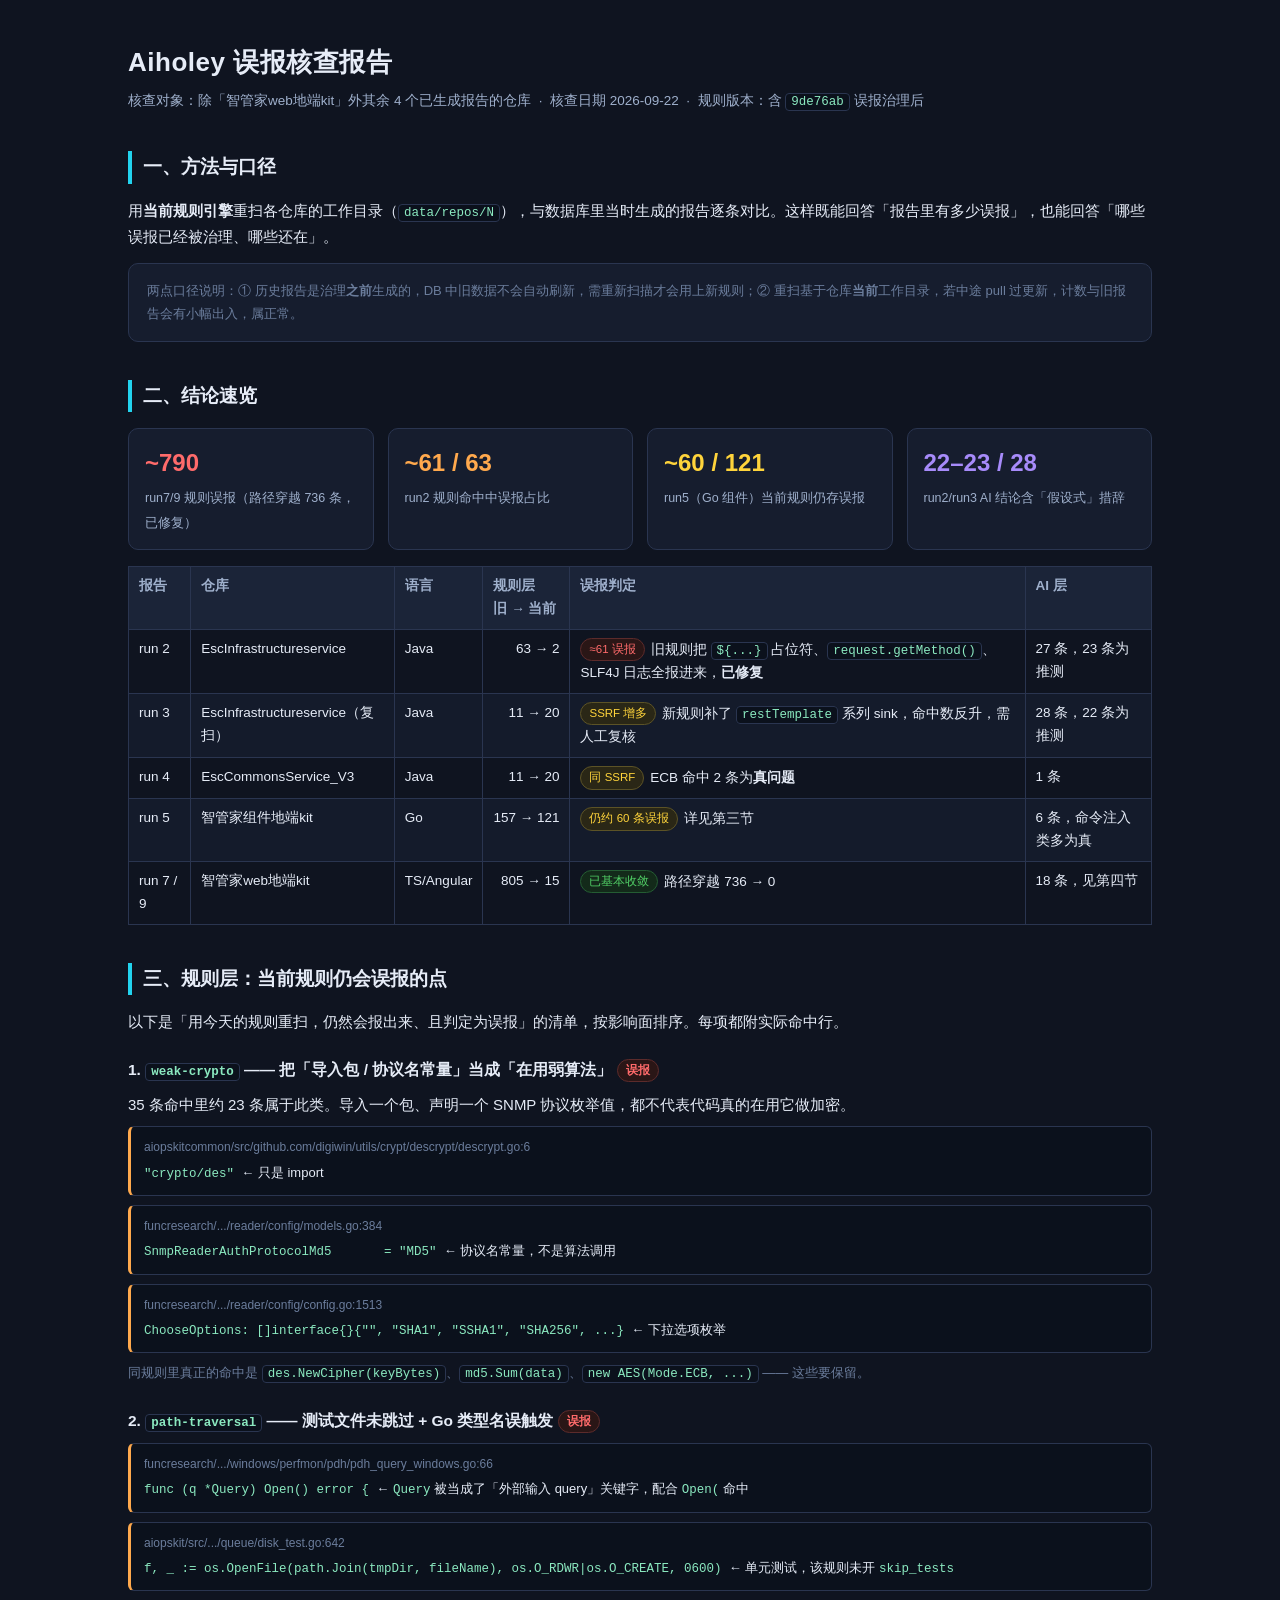
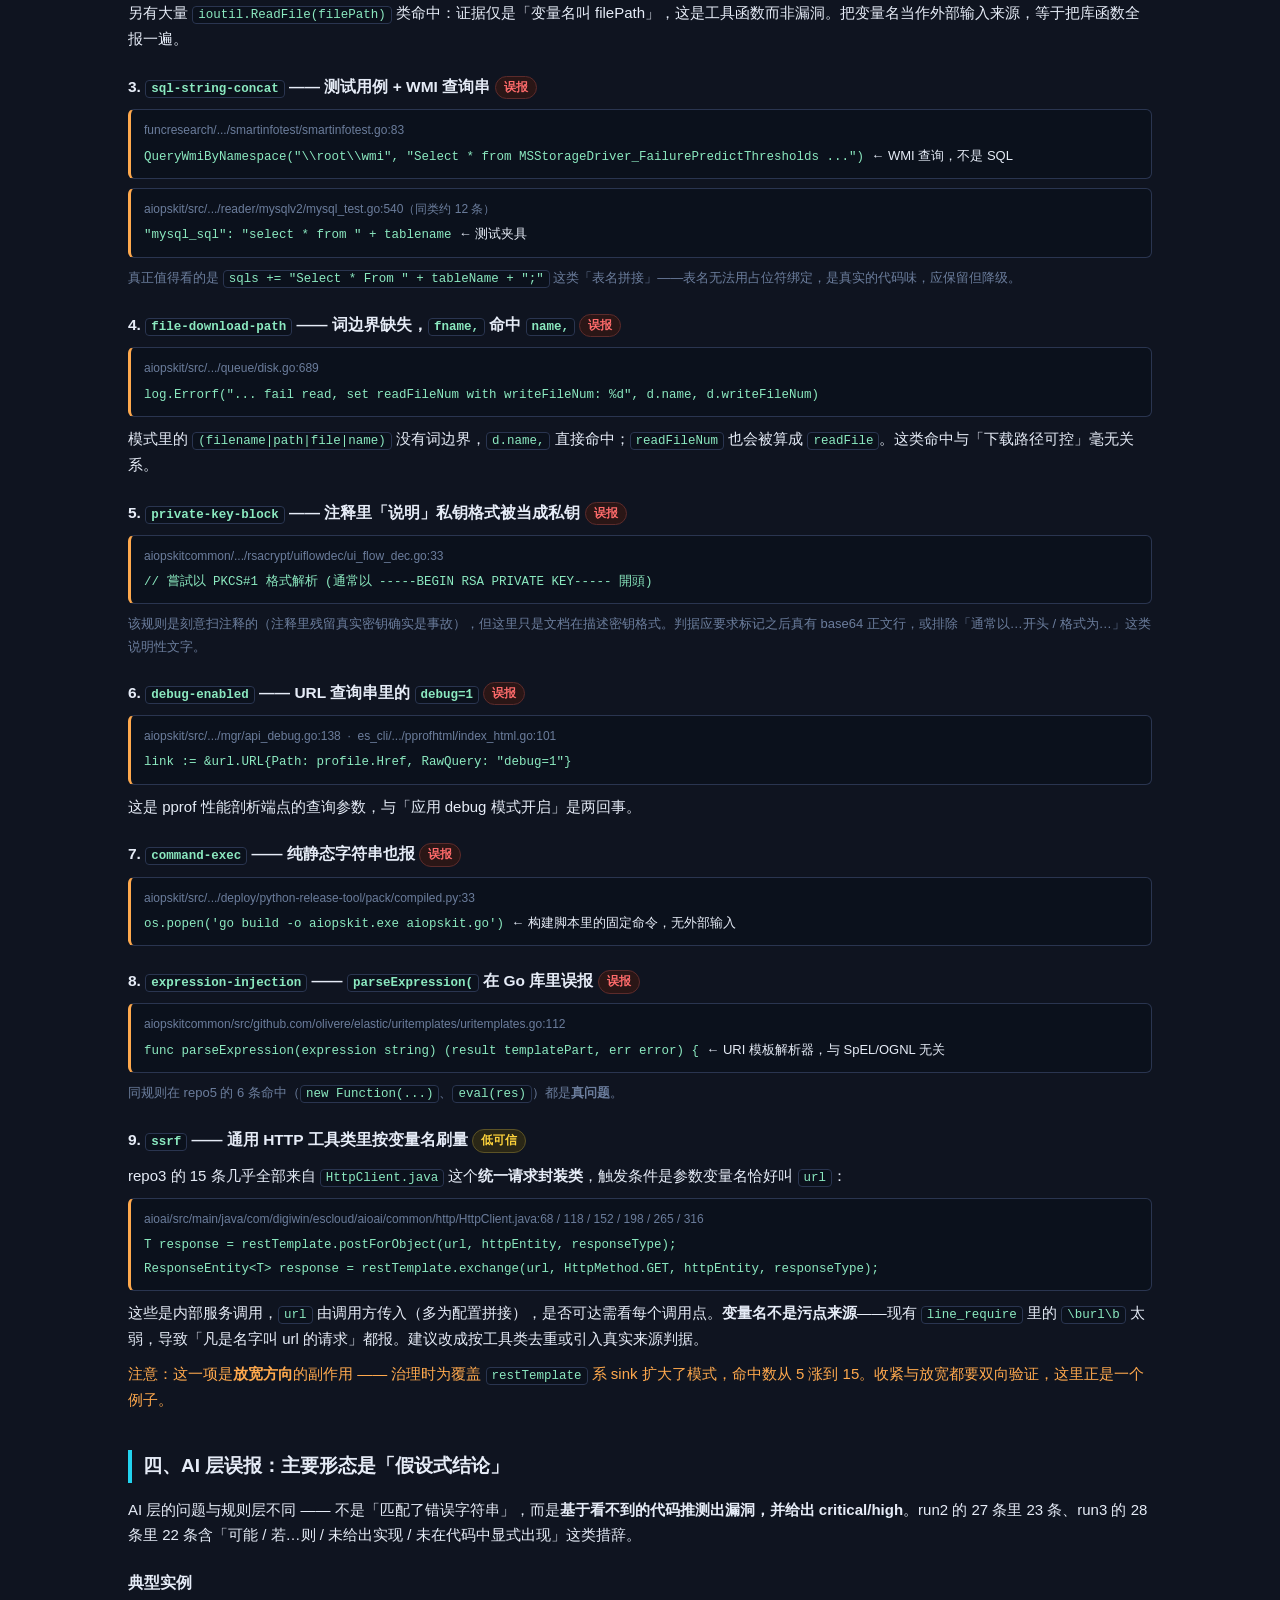
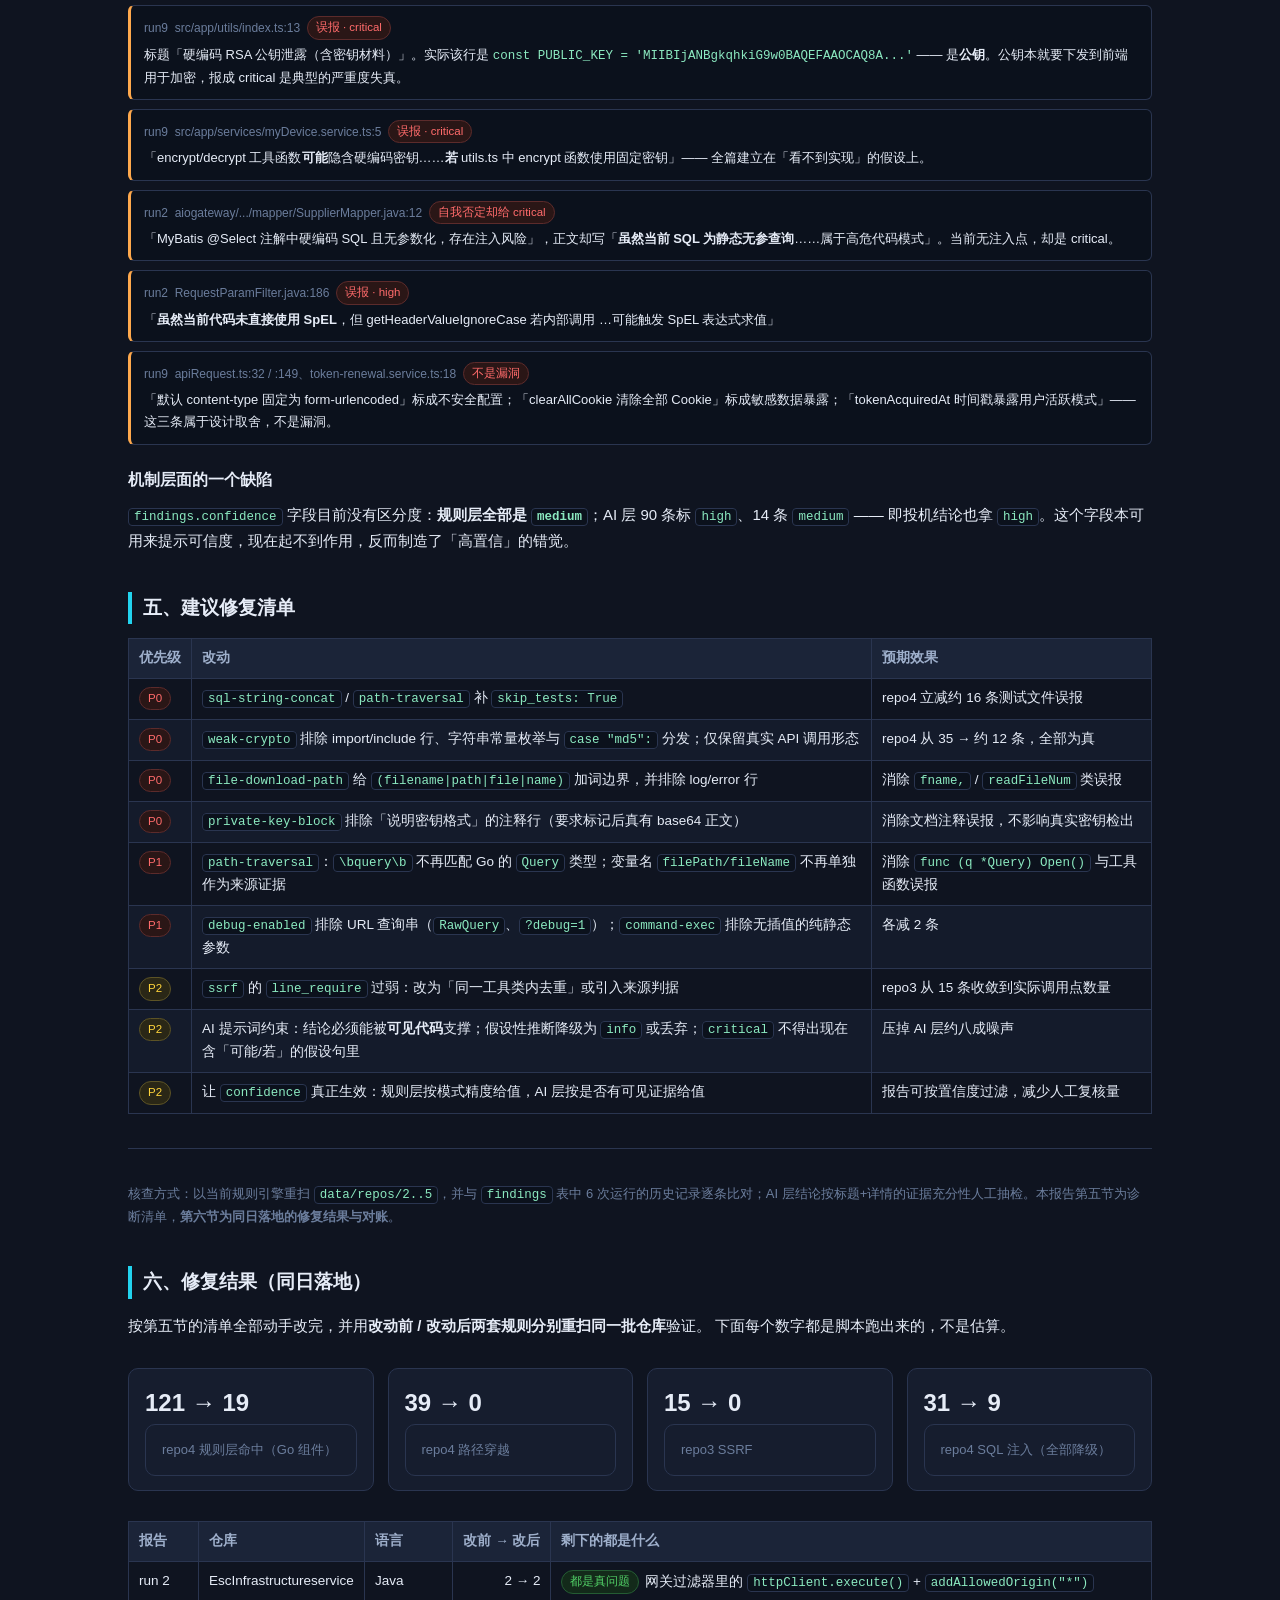
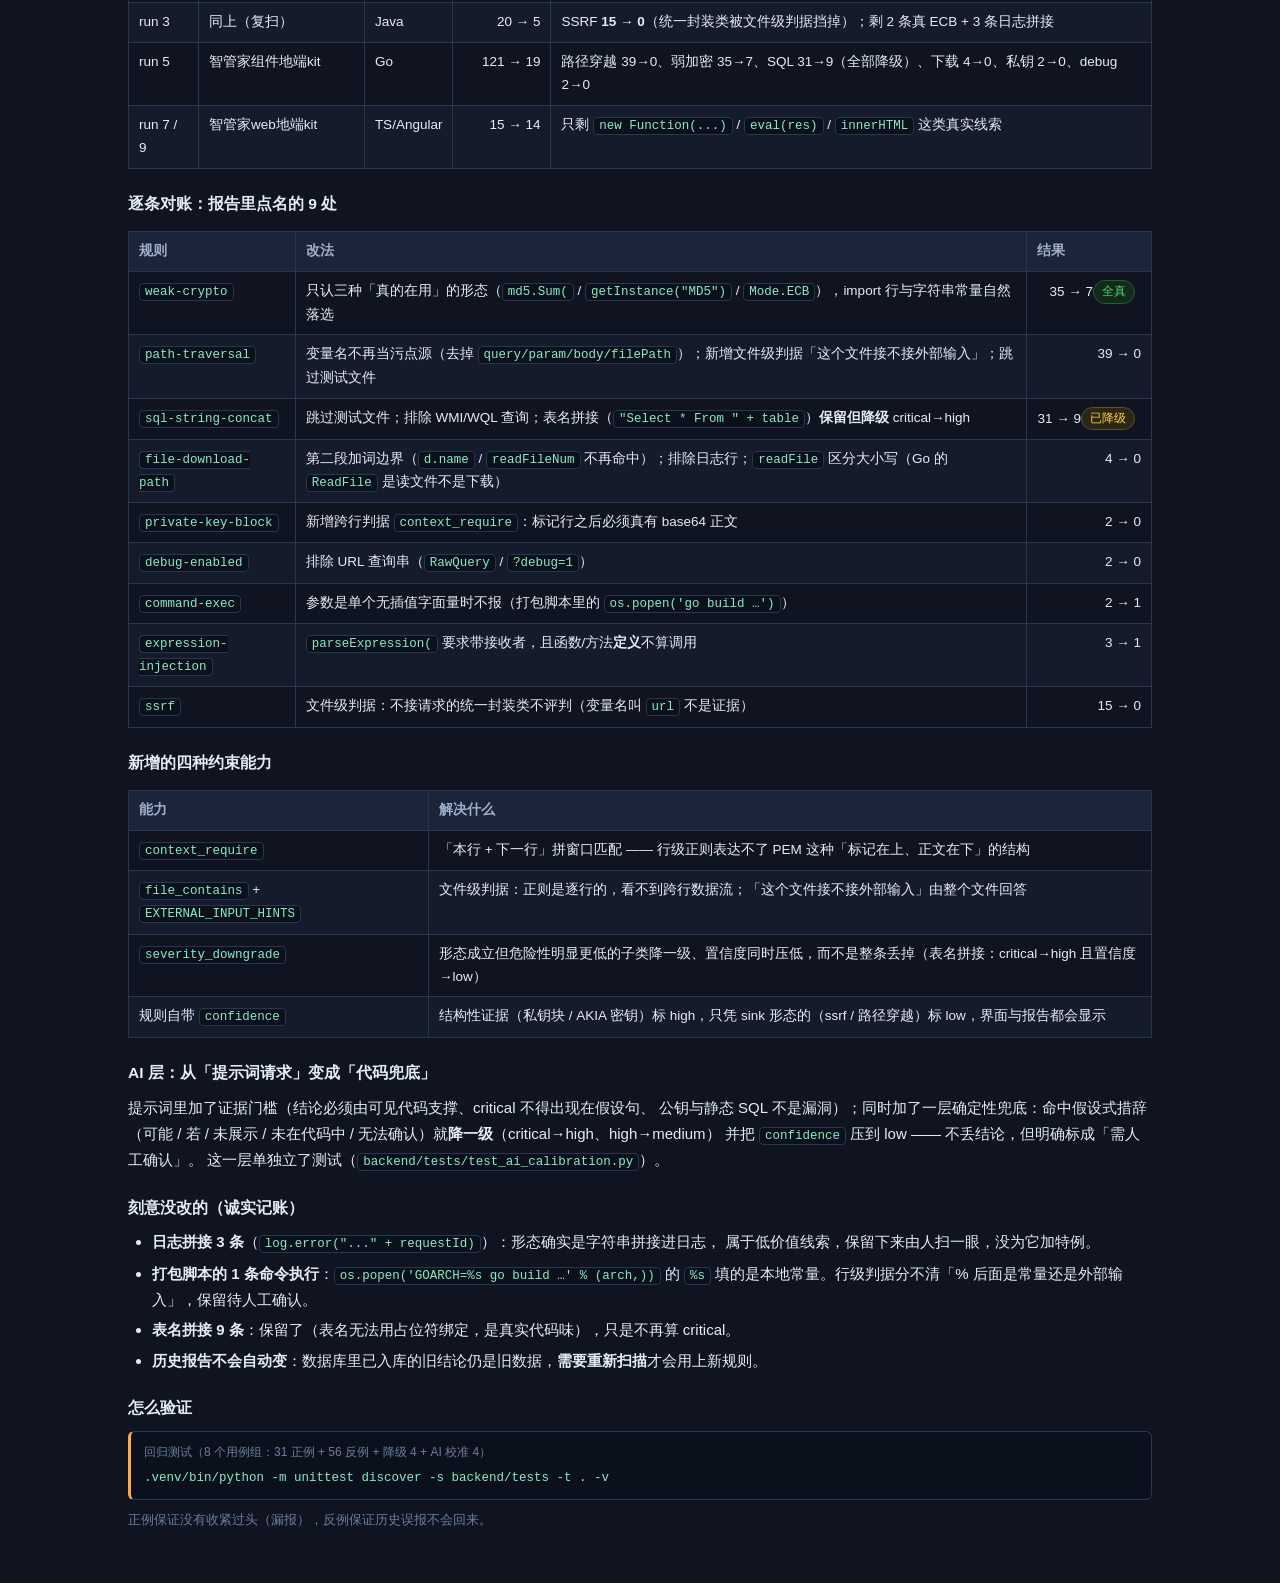
<file: docs/fp-audit-2026-09-22.html>
<!DOCTYPE html>
<html lang="zh-CN">
<head>
<meta charset="utf-8">
<meta name="viewport" content="width=device-width, initial-scale=1">
<title>Aiholey 误报核查报告 · 其他项目（2026-09-22）</title>
<style>
  :root{
    --bg:#0f1420; --panel:#161d2e; --panel2:#1b2438; --line:#2a3550;
    --fg:#e6ecf7; --fg2:#9fb0cc; --fg3:#6b7d9c;
    --red:#ff6b6b; --orange:#ffa94d; --yellow:#ffd43b; --green:#51cf66;
    --cyan:#22d3ee; --purple:#a78bfa;
  }
  *{box-sizing:border-box}
  body{margin:0;background:var(--bg);color:var(--fg);
       font:15px/1.7 -apple-system,BlinkMacSystemFont,"PingFang SC","Microsoft YaHei",sans-serif;}
  .wrap{max-width:1080px;margin:0 auto;padding:40px 28px 80px}
  h1{font-size:26px;margin:0 0 6px;letter-spacing:.5px}
  .sub{color:var(--fg2);font-size:13.5px;margin-bottom:28px}
  h2{font-size:19px;margin:38px 0 14px;padding-left:11px;border-left:4px solid var(--cyan)}
  h3{font-size:15.5px;margin:22px 0 8px;color:var(--fg)}
  p{margin:9px 0}
  code{background:#0b111c;border:1px solid var(--line);border-radius:4px;
       padding:1px 5px;font-size:12.5px;color:#8be9c0;
       font-family:ui-monospace,SFMono-Regular,Menlo,Consolas,monospace}
  table{width:100%;border-collapse:collapse;margin:14px 0;font-size:13.5px}
  th,td{border:1px solid var(--line);padding:8px 10px;text-align:left;vertical-align:top}
  th{background:var(--panel2);color:var(--fg2);font-weight:600;white-space:nowrap}
  tbody tr:nth-child(even){background:#141b2b}
  td.num{text-align:right;font-variant-numeric:tabular-nums;white-space:nowrap}
  .panel{background:var(--panel);border:1px solid var(--line);border-radius:10px;
         padding:16px 18px;margin:14px 0}
  .ev{background:#0b111c;border:1px solid var(--line);border-left:3px solid var(--orange);
      border-radius:6px;padding:10px 13px;margin:9px 0;font-size:13px;overflow-x:auto}
  .ev .src{color:var(--fg3);font-size:12px;display:block;margin-bottom:4px}
  .ev code{background:none;border:none;padding:0;color:#8be9c0}
  .tag{display:inline-block;font-size:11.5px;padding:1px 8px;border-radius:99px;
       border:1px solid;margin-right:6px;vertical-align:1px;white-space:nowrap}
  .t-fp{color:var(--red);border-color:#5c2b2b;background:#2a1616}
  .t-real{color:var(--green);border-color:#245c33;background:#132a1a}
  .t-border{color:var(--yellow);border-color:#5c5326;background:#2a2716}
  .kpi{display:flex;gap:14px;flex-wrap:wrap;margin:16px 0}
  .kpi div{flex:1;min-width:150px;background:var(--panel);border:1px solid var(--line);
           border-radius:10px;padding:14px 16px}
  .kpi b{display:block;font-size:24px;font-variant-numeric:tabular-nums}
  .kpi span{color:var(--fg2);font-size:12.5px}
  ul{margin:8px 0 8px 4px;padding-left:20px}
  li{margin:5px 0}
  .muted{color:var(--fg3);font-size:13px}
  .warn{color:var(--orange)}
  hr{border:none;border-top:1px solid var(--line);margin:34px 0}
</style>
</head>
<body>
<div class="wrap">

  <h1>Aiholey 误报核查报告</h1>
  <div class="sub">核查对象：除「智管家web地端kit」外其余 4 个已生成报告的仓库 &nbsp;·&nbsp; 核查日期 2026-09-22 &nbsp;·&nbsp; 规则版本：含 <code>9de76ab</code> 误报治理后</div>

  <h2>一、方法与口径</h2>
  <p>用<strong>当前规则引擎</strong>重扫各仓库的工作目录（<code>data/repos/N</code>），与数据库里当时生成的报告逐条对比。这样既能回答「报告里有多少误报」，也能回答「哪些误报已经被治理、哪些还在」。</p>
  <div class="panel">
    <p class="muted" style="margin:0">两点口径说明：① 历史报告是治理<strong>之前</strong>生成的，DB 中旧数据不会自动刷新，需重新扫描才会用上新规则；② 重扫基于仓库<strong>当前</strong>工作目录，若中途 pull 过更新，计数与旧报告会有小幅出入，属正常。</p>
  </div>

  <h2>二、结论速览</h2>
  <div class="kpi">
    <div><b style="color:var(--red)">~790</b><span>run7/9 规则误报（路径穿越 736 条，已修复）</span></div>
    <div><b style="color:var(--orange)">~61 / 63</b><span>run2 规则命中中误报占比</span></div>
    <div><b style="color:var(--yellow)">~60 / 121</b><span>run5（Go 组件）当前规则仍存误报</span></div>
    <div><b style="color:var(--purple)">22–23 / 28</b><span>run2/run3 AI 结论含「假设式」措辞</span></div>
  </div>

  <table>
    <thead>
      <tr><th>报告</th><th>仓库</th><th>语言</th><th class="num">规则层<br>旧 → 当前</th><th>误报判定</th><th>AI 层</th></tr>
    </thead>
    <tbody>
      <tr>
        <td>run 2</td><td>EscInfrastructureservice</td><td>Java</td>
        <td class="num">63 → 2</td>
        <td><span class="tag t-fp">≈61 误报</span>旧规则把 <code>${...}</code> 占位符、<code>request.getMethod()</code>、SLF4J 日志全报进来，<strong>已修复</strong></td>
        <td>27 条，23 条为推测</td>
      </tr>
      <tr>
        <td>run 3</td><td>EscInfrastructureservice（复扫）</td><td>Java</td>
        <td class="num">11 → 20</td>
        <td><span class="tag t-border">SSRF 增多</span>新规则补了 <code>restTemplate</code> 系列 sink，命中数反升，需人工复核</td>
        <td>28 条，22 条为推测</td>
      </tr>
      <tr>
        <td>run 4</td><td>EscCommonsService_V3</td><td>Java</td>
        <td class="num">11 → 20</td>
        <td><span class="tag t-border">同 SSRF</span>ECB 命中 2 条为<strong>真问题</strong></td>
        <td>1 条</td>
      </tr>
      <tr>
        <td>run 5</td><td>智管家组件地端kit</td><td>Go</td>
        <td class="num">157 → 121</td>
        <td><span class="tag t-border">仍约 60 条误报</span>详见第三节</td>
        <td>6 条，命令注入类多为真</td>
      </tr>
      <tr>
        <td>run 7 / 9</td><td>智管家web地端kit</td><td>TS/Angular</td>
        <td class="num">805 → 15</td>
        <td><span class="tag t-real">已基本收敛</span>路径穿越 736 → 0</td>
        <td>18 条，见第四节</td>
      </tr>
    </tbody>
  </table>

  <h2>三、规则层：当前规则仍会误报的点</h2>
  <p>以下是「用今天的规则重扫，仍然会报出来、且判定为误报」的清单，按影响面排序。每项都附实际命中行。</p>

  <h3>1. <code>weak-crypto</code> —— 把「导入包 / 协议名常量」当成「在用弱算法」 <span class="tag t-fp">误报</span></h3>
  <p>35 条命中里约 23 条属于此类。导入一个包、声明一个 SNMP 协议枚举值，都不代表代码真的在用它做加密。</p>
  <div class="ev">
    <span class="src">aiopskitcommon/src/github.com/digiwin/utils/crypt/descrypt/descrypt.go:6</span>
    <code>"crypto/des"</code> &nbsp;← 只是 import
  </div>
  <div class="ev">
    <span class="src">funcresearch/.../reader/config/models.go:384</span>
    <code>SnmpReaderAuthProtocolMd5 &nbsp;&nbsp;&nbsp;&nbsp;&nbsp;&nbsp;= "MD5"</code> &nbsp;← 协议名常量，不是算法调用
  </div>
  <div class="ev">
    <span class="src">funcresearch/.../reader/config/config.go:1513</span>
    <code>ChooseOptions: []interface{}{"", "SHA1", "SSHA1", "SHA256", ...}</code> &nbsp;← 下拉选项枚举
  </div>
  <p class="muted">同规则里真正的命中是 <code>des.NewCipher(keyBytes)</code>、<code>md5.Sum(data)</code>、<code>new AES(Mode.ECB, ...)</code> —— 这些要保留。</p>

  <h3>2. <code>path-traversal</code> —— 测试文件未跳过 + Go 类型名误触发 <span class="tag t-fp">误报</span></h3>
  <div class="ev">
    <span class="src">funcresearch/.../windows/perfmon/pdh/pdh_query_windows.go:66</span>
    <code>func (q *Query) Open() error {</code> &nbsp;← <code>Query</code> 被当成了「外部输入 query」关键字，配合 <code>Open(</code> 命中
  </div>
  <div class="ev">
    <span class="src">aiopskit/src/.../queue/disk_test.go:642</span>
    <code>f, _ := os.OpenFile(path.Join(tmpDir, fileName), os.O_RDWR|os.O_CREATE, 0600)</code> &nbsp;← 单元测试，该规则未开 <code>skip_tests</code>
  </div>
  <p>另有大量 <code>ioutil.ReadFile(filePath)</code> 类命中：证据仅是「变量名叫 filePath」，这是工具函数而非漏洞。把变量名当作外部输入来源，等于把库函数全报一遍。</p>

  <h3>3. <code>sql-string-concat</code> —— 测试用例 + WMI 查询串 <span class="tag t-fp">误报</span></h3>
  <div class="ev">
    <span class="src">funcresearch/.../smartinfotest/smartinfotest.go:83</span>
    <code>QueryWmiByNamespace("\\root\\wmi", "Select * from MSStorageDriver_FailurePredictThresholds ...")</code> &nbsp;← WMI 查询，不是 SQL
  </div>
  <div class="ev">
    <span class="src">aiopskit/src/.../reader/mysqlv2/mysql_test.go:540（同类约 12 条）</span>
    <code>"mysql_sql": "select * from " + tablename</code> &nbsp;← 测试夹具
  </div>
  <p class="muted">真正值得看的是 <code>sqls += "Select * From " + tableName + ";"</code> 这类「表名拼接」——表名无法用占位符绑定，是真实的代码味，应保留但降级。</p>

  <h3>4. <code>file-download-path</code> —— 词边界缺失，<code>fname,</code> 命中 <code>name,</code> <span class="tag t-fp">误报</span></h3>
  <div class="ev">
    <span class="src">aiopskit/src/.../queue/disk.go:689</span>
    <code>log.Errorf("... fail read, set readFileNum with writeFileNum: %d", d.name, d.writeFileNum)</code>
  </div>
  <p>模式里的 <code>(filename|path|file|name)</code> 没有词边界，<code>d.name,</code> 直接命中；<code>readFileNum</code> 也会被算成 <code>readFile</code>。这类命中与「下载路径可控」毫无关系。</p>

  <h3>5. <code>private-key-block</code> —— 注释里「说明」私钥格式被当成私钥 <span class="tag t-fp">误报</span></h3>
  <div class="ev">
    <span class="src">aiopskitcommon/.../rsacrypt/uiflowdec/ui_flow_dec.go:33</span>
    <code>// 嘗試以 PKCS#1 格式解析 (通常以 -----BEGIN RSA PRIVATE KEY----- 開頭)</code>
  </div>
  <p class="muted">该规则是刻意扫注释的（注释里残留真实密钥确实是事故），但这里只是文档在描述密钥格式。判据应要求标记之后真有 base64 正文行，或排除「通常以…开头 / 格式为…」这类说明性文字。</p>

  <h3>6. <code>debug-enabled</code> —— URL 查询串里的 <code>debug=1</code> <span class="tag t-fp">误报</span></h3>
  <div class="ev">
    <span class="src">aiopskit/src/.../mgr/api_debug.go:138 &nbsp;·&nbsp; es_cli/.../pprofhtml/index_html.go:101</span>
    <code>link := &amp;url.URL{Path: profile.Href, RawQuery: "debug=1"}</code>
  </div>
  <p>这是 pprof 性能剖析端点的查询参数，与「应用 debug 模式开启」是两回事。</p>

  <h3>7. <code>command-exec</code> —— 纯静态字符串也报 <span class="tag t-fp">误报</span></h3>
  <div class="ev">
    <span class="src">aiopskit/src/.../deploy/python-release-tool/pack/compiled.py:33</span>
    <code>os.popen('go build -o aiopskit.exe aiopskit.go')</code> &nbsp;← 构建脚本里的固定命令，无外部输入
  </div>

  <h3>8. <code>expression-injection</code> —— <code>parseExpression(</code> 在 Go 库里误报 <span class="tag t-fp">误报</span></h3>
  <div class="ev">
    <span class="src">aiopskitcommon/src/github.com/olivere/elastic/uritemplates/uritemplates.go:112</span>
    <code>func parseExpression(expression string) (result templatePart, err error) {</code> &nbsp;← URI 模板解析器，与 SpEL/OGNL 无关
  </div>
  <p class="muted">同规则在 repo5 的 6 条命中（<code>new Function(...)</code>、<code>eval(res)</code>）都是<strong>真问题</strong>。</p>

  <h3>9. <code>ssrf</code> —— 通用 HTTP 工具类里按变量名刷量 <span class="tag t-border">低可信</span></h3>
  <p>repo3 的 15 条几乎全部来自 <code>HttpClient.java</code> 这个<strong>统一请求封装类</strong>，触发条件是参数变量名恰好叫 <code>url</code>：</p>
  <div class="ev">
    <span class="src">aioai/src/main/java/com/digiwin/escloud/aioai/common/http/HttpClient.java:68 / 118 / 152 / 198 / 265 / 316</span>
    <code>T response = restTemplate.postForObject(url, httpEntity, responseType);</code><br>
    <code>ResponseEntity&lt;T&gt; response = restTemplate.exchange(url, HttpMethod.GET, httpEntity, responseType);</code>
  </div>
  <p>这些是内部服务调用，<code>url</code> 由调用方传入（多为配置拼接），是否可达需看每个调用点。<strong>变量名不是污点来源</strong>——现有 <code>line_require</code> 里的 <code>\burl\b</code> 太弱，导致「凡是名字叫 url 的请求」都报。建议改成按工具类去重或引入真实来源判据。</p>
  <p class="warn">注意：这一项是<strong>放宽方向</strong>的副作用 —— 治理时为覆盖 <code>restTemplate</code> 系 sink 扩大了模式，命中数从 5 涨到 15。收紧与放宽都要双向验证，这里正是一个例子。</p>

  <h2>四、AI 层误报：主要形态是「假设式结论」</h2>
  <p>AI 层的问题与规则层不同 —— 不是「匹配了错误字符串」，而是<strong>基于看不到的代码推测出漏洞，并给出 critical/high</strong>。run2 的 27 条里 23 条、run3 的 28 条里 22 条含「可能 / 若…则 / 未给出实现 / 未在代码中显式出现」这类措辞。</p>

  <h3>典型实例</h3>
  <div class="ev">
    <span class="src">run9 &nbsp;src/app/utils/index.ts:13 &nbsp;<span class="tag t-fp">误报 · critical</span></span>
    标题「硬编码 RSA 公钥泄露（含密钥材料）」。实际该行是
    <code>const PUBLIC_KEY = 'MIIBIjANBgkqhkiG9w0BAQEFAAOCAQ8A...'</code> —— 是<strong>公钥</strong>。公钥本就要下发到前端用于加密，报成 critical 是典型的严重度失真。
  </div>
  <div class="ev">
    <span class="src">run9 &nbsp;src/app/services/myDevice.service.ts:5 &nbsp;<span class="tag t-fp">误报 · critical</span></span>
    「encrypt/decrypt 工具函数<strong>可能</strong>隐含硬编码密钥……<strong>若</strong> utils.ts 中 encrypt 函数使用固定密钥」—— 全篇建立在「看不到实现」的假设上。
  </div>
  <div class="ev">
    <span class="src">run2 &nbsp;aiogateway/.../mapper/SupplierMapper.java:12 &nbsp;<span class="tag t-fp">自我否定却给 critical</span></span>
    「MyBatis @Select 注解中硬编码 SQL 且无参数化，存在注入风险」，正文却写「<strong>虽然当前 SQL 为静态无参查询</strong>……属于高危代码模式」。当前无注入点，却是 critical。
  </div>
  <div class="ev">
    <span class="src">run2 &nbsp;RequestParamFilter.java:186 &nbsp;<span class="tag t-fp">误报 · high</span></span>
    「<strong>虽然当前代码未直接使用 SpEL</strong>，但 getHeaderValueIgnoreCase 若内部调用 …可能触发 SpEL 表达式求值」
  </div>
  <div class="ev">
    <span class="src">run9 &nbsp;apiRequest.ts:32 / :149、token-renewal.service.ts:18 &nbsp;<span class="tag t-fp">不是漏洞</span></span>
    「默认 content-type 固定为 form-urlencoded」标成不安全配置；「clearAllCookie 清除全部 Cookie」标成敏感数据暴露；「tokenAcquiredAt 时间戳暴露用户活跃模式」—— 这三条属于设计取舍，不是漏洞。
  </div>

  <h3>机制层面的一个缺陷</h3>
  <p><code>findings.confidence</code> 字段目前没有区分度：<strong>规则层全部是 <code>medium</code></strong>；AI 层 90 条标 <code>high</code>、14 条 <code>medium</code> —— 即投机结论也拿 <code>high</code>。这个字段本可用来提示可信度，现在起不到作用，反而制造了「高置信」的错觉。</p>

  <h2>五、建议修复清单</h2>
  <table>
    <thead><tr><th>优先级</th><th>改动</th><th>预期效果</th></tr></thead>
    <tbody>
      <tr>
        <td><span class="tag t-fp">P0</span></td>
        <td><code>sql-string-concat</code> / <code>path-traversal</code> 补 <code>skip_tests: True</code></td>
        <td>repo4 立减约 16 条测试文件误报</td>
      </tr>
      <tr>
        <td><span class="tag t-fp">P0</span></td>
        <td><code>weak-crypto</code> 排除 import/include 行、字符串常量枚举与 <code>case "md5":</code> 分发；仅保留真实 API 调用形态</td>
        <td>repo4 从 35 → 约 12 条，全部为真</td>
      </tr>
      <tr>
        <td><span class="tag t-fp">P0</span></td>
        <td><code>file-download-path</code> 给 <code>(filename|path|file|name)</code> 加词边界，并排除 log/error 行</td>
        <td>消除 <code>fname,</code> / <code>readFileNum</code> 类误报</td>
      </tr>
      <tr>
        <td><span class="tag t-fp">P0</span></td>
        <td><code>private-key-block</code> 排除「说明密钥格式」的注释行（要求标记后真有 base64 正文）</td>
        <td>消除文档注释误报，不影响真实密钥检出</td>
      </tr>
      <tr>
        <td><span class="tag t-fp">P1</span></td>
        <td><code>path-traversal</code>：<code>\bquery\b</code> 不再匹配 Go 的 <code>Query</code> 类型；变量名 <code>filePath/fileName</code> 不再单独作为来源证据</td>
        <td>消除 <code>func (q *Query) Open()</code> 与工具函数误报</td>
      </tr>
      <tr>
        <td><span class="tag t-fp">P1</span></td>
        <td><code>debug-enabled</code> 排除 URL 查询串（<code>RawQuery</code>、<code>?debug=1</code>）；<code>command-exec</code> 排除无插值的纯静态参数</td>
        <td>各减 2 条</td>
      </tr>
      <tr>
        <td><span class="tag t-border">P2</span></td>
        <td><code>ssrf</code> 的 <code>line_require</code> 过弱：改为「同一工具类内去重」或引入来源判据</td>
        <td>repo3 从 15 条收敛到实际调用点数量</td>
      </tr>
      <tr>
        <td><span class="tag t-border">P2</span></td>
        <td>AI 提示词约束：结论必须能被<strong>可见代码</strong>支撑；假设性推断降级为 <code>info</code> 或丢弃；<code>critical</code> 不得出现在含「可能/若」的假设句里</td>
        <td>压掉 AI 层约八成噪声</td>
      </tr>
      <tr>
        <td><span class="tag t-border">P2</span></td>
        <td>让 <code>confidence</code> 真正生效：规则层按模式精度给值，AI 层按是否有可见证据给值</td>
        <td>报告可按置信度过滤，减少人工复核量</td>
      </tr>
    </tbody>
  </table>

  <hr>
  <p class="muted">核查方式：以当前规则引擎重扫 <code>data/repos/2..5</code>，并与 <code>findings</code> 表中 6 次运行的历史记录逐条比对；AI 层结论按标题+详情的证据充分性人工抽检。本报告第五节为诊断清单，<b>第六节为同日落地的修复结果与对账</b>。</p>

  <h2>六、修复结果（同日落地）</h2>
  <p>按第五节的清单全部动手改完，并用<strong>改动前 / 改动后两套规则分别重扫同一批仓库</strong>验证。
  下面每个数字都是脚本跑出来的，不是估算。</p>

  <div class="kpi">
    <div class="panel"><b>121 → 19</b><div class="muted">repo4 规则层命中（Go 组件）</div></div>
    <div class="panel"><b>39 → 0</b><div class="muted">repo4 路径穿越</div></div>
    <div class="panel"><b>15 → 0</b><div class="muted">repo3 SSRF</div></div>
    <div class="panel"><b>31 → 9</b><div class="muted">repo4 SQL 注入（全部降级）</div></div>
  </div>

  <table>
    <thead><tr><th>报告</th><th>仓库</th><th>语言</th><th>改前 → 改后</th><th>剩下的都是什么</th></tr></thead>
    <tbody>
      <tr>
        <td>run 2</td><td>EscInfrastructureservice</td><td>Java</td>
        <td class="num">2 → 2</td>
        <td><span class="tag t-real">都是真问题</span>网关过滤器里的 <code>httpClient.execute()</code> + <code>addAllowedOrigin("*")</code></td>
      </tr>
      <tr>
        <td>run 3</td><td>同上（复扫）</td><td>Java</td>
        <td class="num">20 → 5</td>
        <td>SSRF <b>15 → 0</b>（统一封装类被文件级判据挡掉）；剩 2 条真 ECB + 3 条日志拼接</td>
      </tr>
      <tr>
        <td>run 5</td><td>智管家组件地端kit</td><td>Go</td>
        <td class="num">121 → 19</td>
        <td>路径穿越 39→0、弱加密 35→7、SQL 31→9（全部降级）、下载 4→0、私钥 2→0、debug 2→0</td>
      </tr>
      <tr>
        <td>run 7 / 9</td><td>智管家web地端kit</td><td>TS/Angular</td>
        <td class="num">15 → 14</td>
        <td>只剩 <code>new Function(...)</code> / <code>eval(res)</code> / <code>innerHTML</code> 这类真实线索</td>
      </tr>
    </tbody>
  </table>

  <h3>逐条对账：报告里点名的 9 处</h3>
  <table>
    <thead><tr><th>规则</th><th>改法</th><th>结果</th></tr></thead>
    <tbody>
      <tr><td><code>weak-crypto</code></td>
        <td>只认三种「真的在用」的形态（<code>md5.Sum(</code> / <code>getInstance("MD5")</code> / <code>Mode.ECB</code>），import 行与字符串常量自然落选</td>
        <td class="num">35 → 7<span class="tag t-real">全真</span></td></tr>
      <tr><td><code>path-traversal</code></td>
        <td>变量名不再当污点源（去掉 <code>query/param/body/filePath</code>）；新增文件级判据「这个文件接不接外部输入」；跳过测试文件</td>
        <td class="num">39 → 0</td></tr>
      <tr><td><code>sql-string-concat</code></td>
        <td>跳过测试文件；排除 WMI/WQL 查询；表名拼接（<code>"Select * From " + table</code>）<b>保留但降级</b> critical→high</td>
        <td class="num">31 → 9<span class="tag t-border">已降级</span></td></tr>
      <tr><td><code>file-download-path</code></td>
        <td>第二段加词边界（<code>d.name</code> / <code>readFileNum</code> 不再命中）；排除日志行；<code>readFile</code> 区分大小写（Go 的 <code>ReadFile</code> 是读文件不是下载）</td>
        <td class="num">4 → 0</td></tr>
      <tr><td><code>private-key-block</code></td>
        <td>新增跨行判据 <code>context_require</code>：标记行之后必须真有 base64 正文</td>
        <td class="num">2 → 0</td></tr>
      <tr><td><code>debug-enabled</code></td>
        <td>排除 URL 查询串（<code>RawQuery</code> / <code>?debug=1</code>）</td>
        <td class="num">2 → 0</td></tr>
      <tr><td><code>command-exec</code></td>
        <td>参数是单个无插值字面量时不报（打包脚本里的 <code>os.popen('go build …')</code>）</td>
        <td class="num">2 → 1</td></tr>
      <tr><td><code>expression-injection</code></td>
        <td><code>parseExpression(</code> 要求带接收者，且函数/方法<b>定义</b>不算调用</td>
        <td class="num">3 → 1</td></tr>
      <tr><td><code>ssrf</code></td>
        <td>文件级判据：不接请求的统一封装类不评判（变量名叫 <code>url</code> 不是证据）</td>
        <td class="num">15 → 0</td></tr>
    </tbody>
  </table>

  <h3>新增的四种约束能力</h3>
  <table>
    <thead><tr><th>能力</th><th>解决什么</th></tr></thead>
    <tbody>
      <tr><td><code>context_require</code></td><td>「本行 + 下一行」拼窗口匹配 —— 行级正则表达不了 PEM 这种「标记在上、正文在下」的结构</td></tr>
      <tr><td><code>file_contains</code> + <code>EXTERNAL_INPUT_HINTS</code></td><td>文件级判据：正则是逐行的，看不到跨行数据流；「这个文件接不接外部输入」由整个文件回答</td></tr>
      <tr><td><code>severity_downgrade</code></td><td>形态成立但危险性明显更低的子类降一级、置信度同时压低，而不是整条丢掉（表名拼接：critical→high 且置信度→low）</td></tr>
      <tr><td>规则自带 <code>confidence</code></td><td>结构性证据（私钥块 / AKIA 密钥）标 high，只凭 sink 形态的（ssrf / 路径穿越）标 low，界面与报告都会显示</td></tr>
    </tbody>
  </table>

  <h3>AI 层：从「提示词请求」变成「代码兜底」</h3>
  <p>提示词里加了证据门槛（结论必须由可见代码支撑、critical 不得出现在假设句、
  公钥与静态 SQL 不是漏洞）；同时加了一层确定性兜底：命中假设式措辞
  （可能 / 若 / 未展示 / 未在代码中 / 无法确认）就<b>降一级</b>（critical→high、high→medium）
  并把 <code>confidence</code> 压到 low —— 不丢结论，但明确标成「需人工确认」。
  这一层单独立了测试（<code>backend/tests/test_ai_calibration.py</code>）。</p>

  <h3>刻意没改的（诚实记账）</h3>
  <ul>
    <li><b>日志拼接 3 条</b>（<code>log.error("..." + requestId)</code>）：形态确实是字符串拼接进日志，
      属于低价值线索，保留下来由人扫一眼，没为它加特例。</li>
    <li><b>打包脚本的 1 条命令执行</b>：<code>os.popen('GOARCH=%s go build …' % (arch,))</code> 的
      <code>%s</code> 填的是本地常量。行级判据分不清「% 后面是常量还是外部输入」，保留待人工确认。</li>
    <li><b>表名拼接 9 条</b>：保留了（表名无法用占位符绑定，是真实代码味），只是不再算 critical。</li>
    <li><b>历史报告不会自动变</b>：数据库里已入库的旧结论仍是旧数据，<b>需要重新扫描</b>才会用上新规则。</li>
  </ul>

  <h3>怎么验证</h3>
  <div class="ev">
    <span class="src">回归测试（8 个用例组：31 正例 + 56 反例 + 降级 4 + AI 校准 4）</span>
    <code>.venv/bin/python -m unittest discover -s backend/tests -t . -v</code>
  </div>
  <p class="muted">正例保证没有收紧过头（漏报），反例保证历史误报不会回来。</p>


</div>
</body>
</html>
</file>
